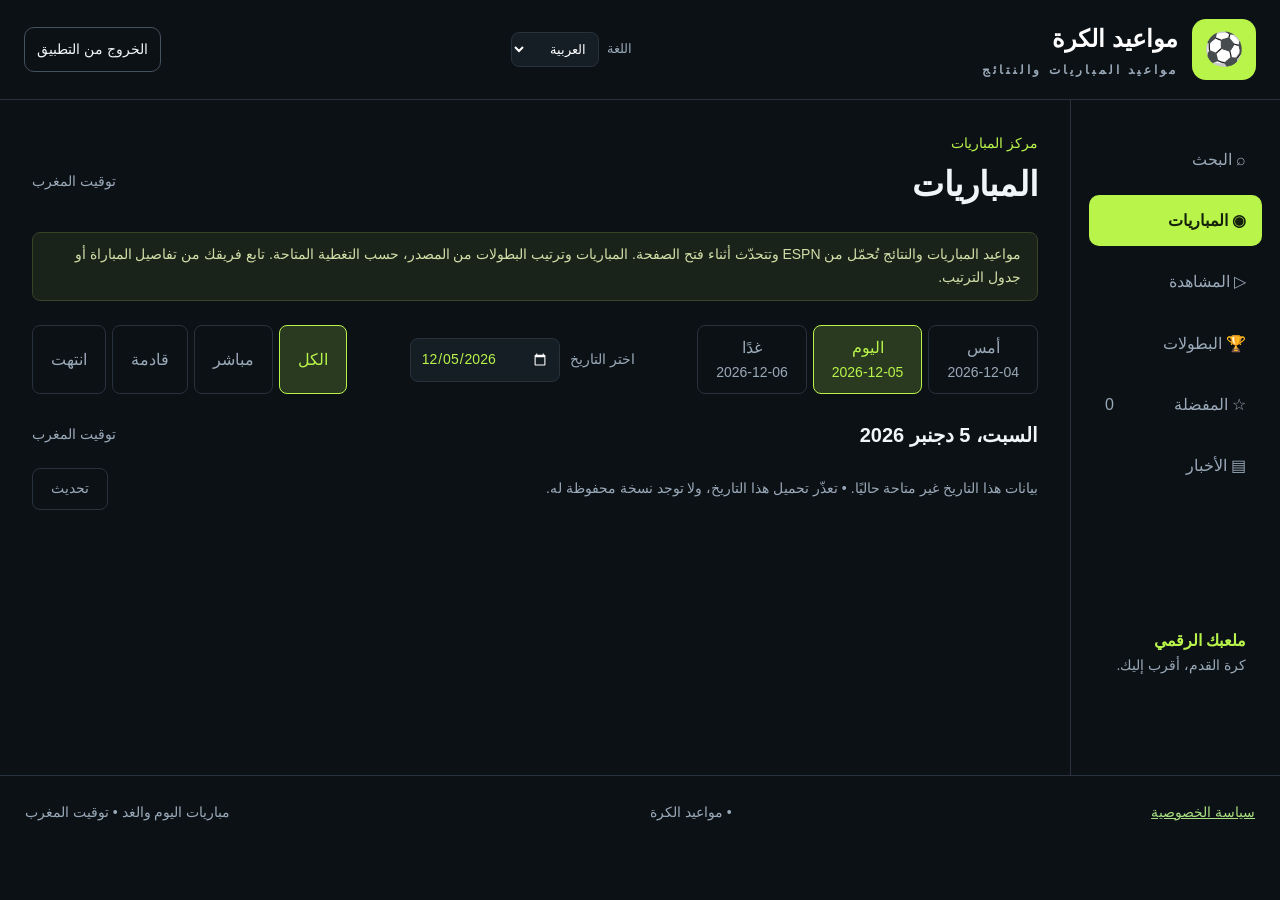
<file: index.html>
<!DOCTYPE html><html lang="ar" dir="rtl"><head><meta charset="UTF-8"><meta name="viewport" content="width=device-width,initial-scale=1,viewport-fit=cover"><title>مواعيد الكرة | المباريات والبطولات</title><meta name="description" content="تابع المباريات واستكشف البطولات واحفظ مفضلاتك في منصة مواعيد الكرة."><meta name="theme-color" content="#0c1116"><meta name="mobile-web-app-capable" content="yes"><meta name="apple-mobile-web-app-capable" content="yes"><meta name="apple-mobile-web-app-title" content="مواعيد الكرة"><meta name="apple-mobile-web-app-status-bar-style" content="black-translucent"><link rel="icon" href="icon.png"><link rel="stylesheet" href="style.css"><meta name="theme-color" content="#0c1116"><meta name="mobile-web-app-capable" content="yes"></head><body><header><a href="#" class="brand"><span>⚽</span><div>مواعيد الكرة<small>مواعيد المباريات والنتائج</small></div></a><label class="language-picker" for="language-select"><span>اللغة</span><select id="language-select" data-native-language-labels aria-label="اللغة"><option value="ar">العربية</option><option value="en">English</option><option value="fr">Français</option></select></label><a id="exit-app" class="exit-app" href="https://appassets.androidplatform.net/actions/exit?lang=ar">الخروج من التطبيق</a></header><div class="layout"><aside><nav><button data-view="search">⌕ البحث</button><button data-view="matches" class="active">◉ المباريات</button><button data-view="watch">▷ المشاهدة</button><button data-view="leagues">🏆 البطولات</button><button data-view="favorites">☆ المفضلة <span id="count">0</span></button><button data-view="news">▤ الأخبار</button></nav><div class="aside-note">ملعبك الرقمي<div>كرة القدم، أقرب إليك.</div></div></aside><main><div class="heading"><div><p class="eyebrow">مركز المباريات</p><h1 id="title">المباريات</h1></div><span class="zone">توقيت المغرب</span></div><div class="notice">مواعيد المباريات والنتائج تُحمّل من ESPN وتتحدّث أثناء فتح الصفحة. المباريات وترتيب البطولات من المصدر، حسب التغطية المتاحة. تابع فريقك من تفاصيل المباراة أو جدول الترتيب.</div><section id="content"></section></main></div><dialog id="detail"><button id="close" class="close" aria-label="إغلاق">×</button><div id="detail-body"></div></dialog><footer><a class="privacy-link" href="privacy.html">سياسة الخصوصية</a> • مواعيد الكرة <span>مباريات اليوم والغد • توقيت المغرب</span></footer><script src="app.js"></script></body></html>
</file>
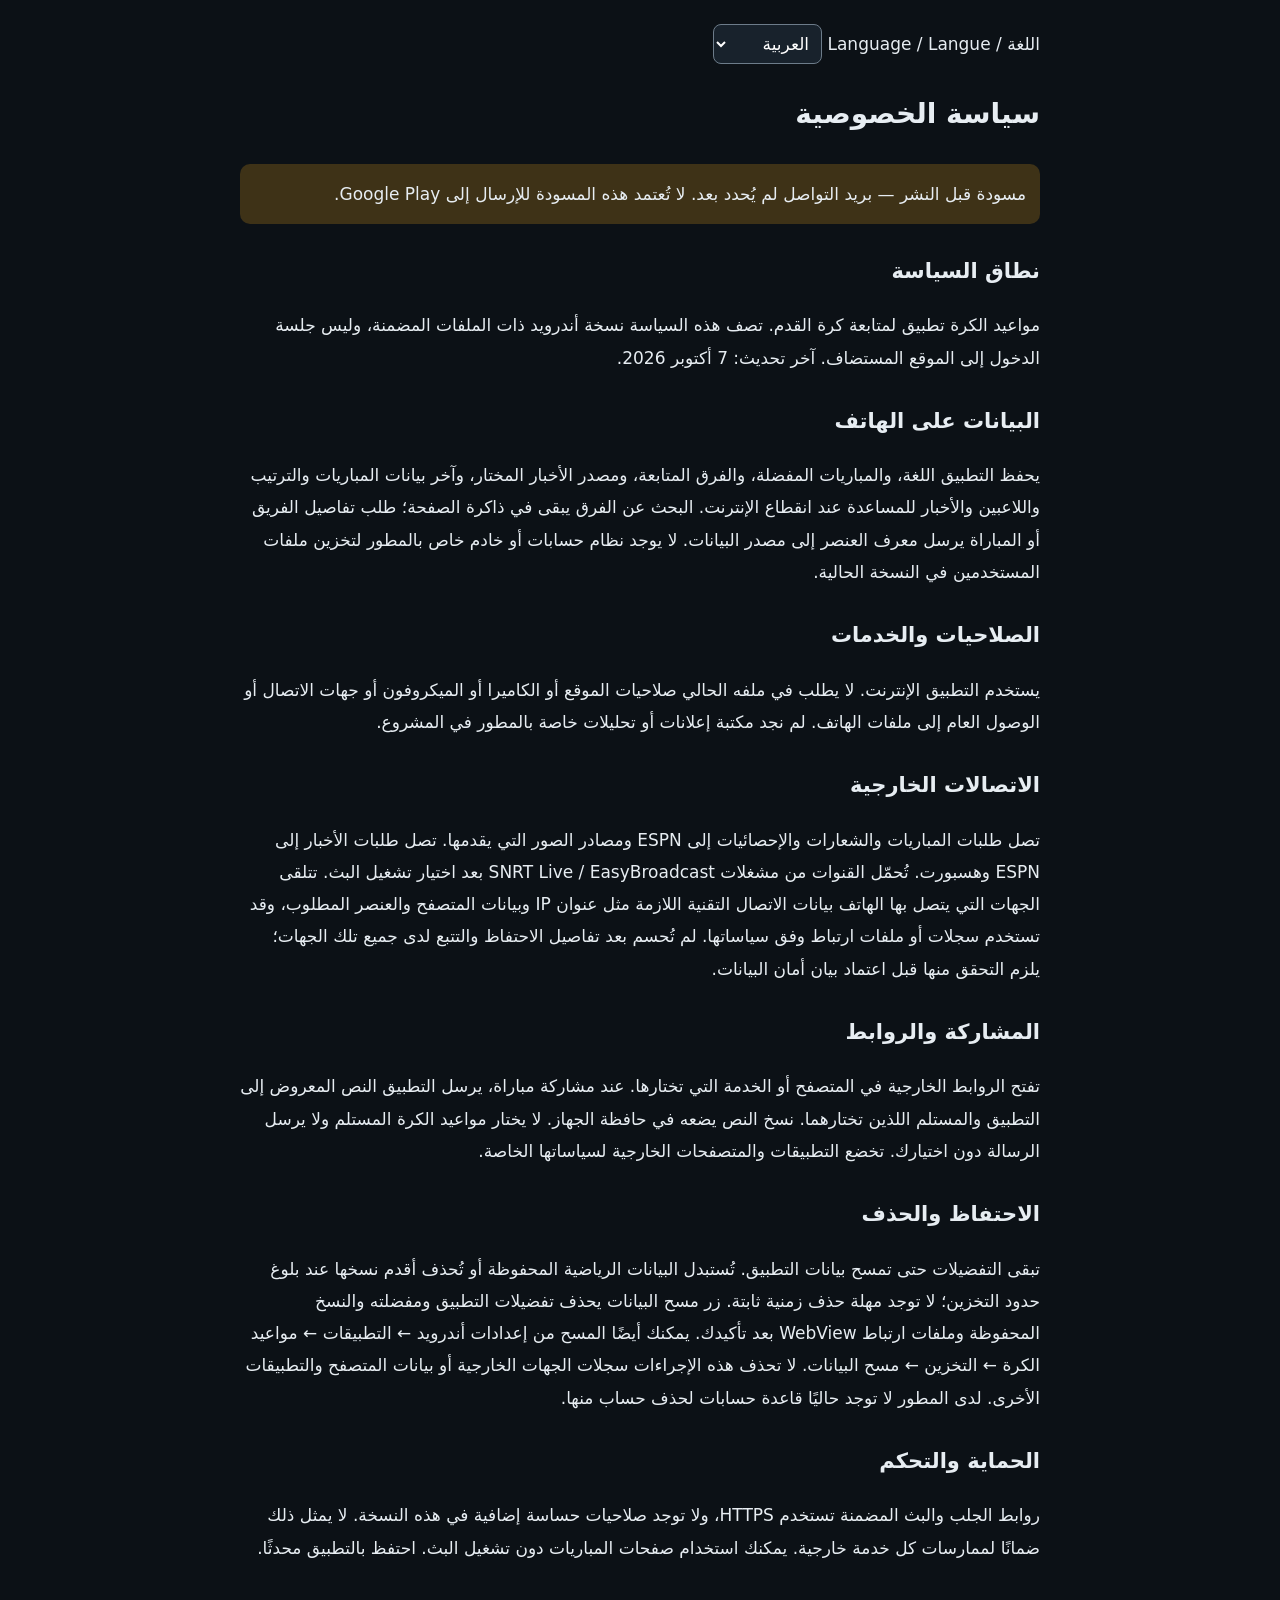
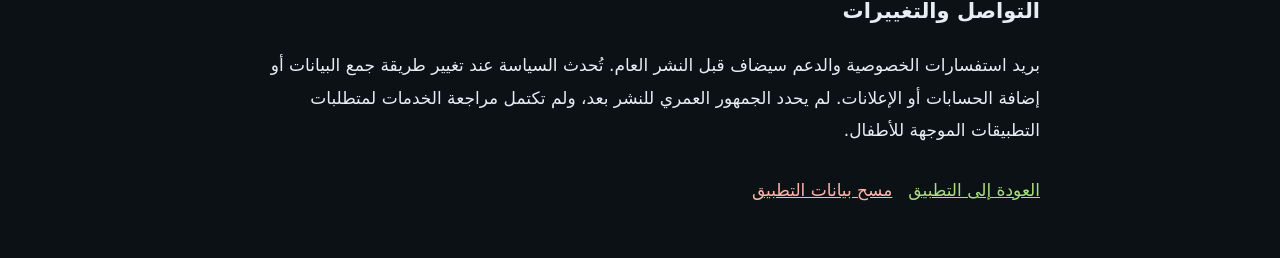
<file: privacy.html>
<!doctype html><html lang="ar" dir="rtl"><head><meta charset="utf-8"><meta name="viewport" content="width=device-width,initial-scale=1"><title>Football Fixtures — Privacy</title><style>body{background:#0c1116;color:#e7edf2;font:17px/1.9 system-ui;margin:0;padding:24px}main{max-width:800px;margin:auto}h1{font-size:28px}h2{font-size:21px;margin-top:28px}select{font:inherit;padding:8px;background:#18222c;color:white;border:1px solid #6d7c8a;border-radius:8px}.draft{padding:14px;background:#3e3217;border-radius:10px}.actions{display:flex;gap:16px;flex-wrap:wrap;margin:28px 0}a{color:#a8de80}a:focus-visible,select:focus-visible{outline:2px solid #a8de80;outline-offset:4px}.danger{color:#ffb6a8}[hidden]{display:none!important}</style></head><body><main><label for="privacy-lang">اللغة / Language / Langue</label> <select id="privacy-lang"><option value="ar">العربية</option><option value="en">English</option><option value="fr">Français</option></select><section id="policy-ar" lang="ar" dir="rtl" ><h1>سياسة الخصوصية</h1><p class="draft">مسودة قبل النشر — بريد التواصل لم يُحدد بعد. لا تُعتمد هذه المسودة للإرسال إلى Google Play.</p><h2>نطاق السياسة</h2><p>مواعيد الكرة تطبيق لمتابعة كرة القدم. تصف هذه السياسة نسخة أندرويد ذات الملفات المضمنة، وليس جلسة الدخول إلى الموقع المستضاف. آخر تحديث: 7 أكتوبر 2026.</p><h2>البيانات على الهاتف</h2><p>يحفظ التطبيق اللغة، والمباريات المفضلة، والفرق المتابعة، ومصدر الأخبار المختار، وآخر بيانات المباريات والترتيب واللاعبين والأخبار للمساعدة عند انقطاع الإنترنت. البحث عن الفرق يبقى في ذاكرة الصفحة؛ طلب تفاصيل الفريق أو المباراة يرسل معرف العنصر إلى مصدر البيانات. لا يوجد نظام حسابات أو خادم خاص بالمطور لتخزين ملفات المستخدمين في النسخة الحالية.</p><h2>الصلاحيات والخدمات</h2><p>يستخدم التطبيق الإنترنت. لا يطلب في ملفه الحالي صلاحيات الموقع أو الكاميرا أو الميكروفون أو جهات الاتصال أو الوصول العام إلى ملفات الهاتف. لم نجد مكتبة إعلانات أو تحليلات خاصة بالمطور في المشروع.</p><h2>الاتصالات الخارجية</h2><p>تصل طلبات المباريات والشعارات والإحصائيات إلى ESPN ومصادر الصور التي يقدمها. تصل طلبات الأخبار إلى ESPN وهسبورت. تُحمّل القنوات من مشغلات SNRT Live / EasyBroadcast بعد اختيار تشغيل البث. تتلقى الجهات التي يتصل بها الهاتف بيانات الاتصال التقنية اللازمة مثل عنوان IP وبيانات المتصفح والعنصر المطلوب، وقد تستخدم سجلات أو ملفات ارتباط وفق سياساتها. لم تُحسم بعد تفاصيل الاحتفاظ والتتبع لدى جميع تلك الجهات؛ يلزم التحقق منها قبل اعتماد بيان أمان البيانات.</p><h2>المشاركة والروابط</h2><p>تفتح الروابط الخارجية في المتصفح أو الخدمة التي تختارها. عند مشاركة مباراة، يرسل التطبيق النص المعروض إلى التطبيق والمستلم اللذين تختارهما. نسخ النص يضعه في حافظة الجهاز. لا يختار مواعيد الكرة المستلم ولا يرسل الرسالة دون اختيارك. تخضع التطبيقات والمتصفحات الخارجية لسياساتها الخاصة.</p><h2>الاحتفاظ والحذف</h2><p>تبقى التفضيلات حتى تمسح بيانات التطبيق. تُستبدل البيانات الرياضية المحفوظة أو تُحذف أقدم نسخها عند بلوغ حدود التخزين؛ لا توجد مهلة حذف زمنية ثابتة. زر مسح البيانات يحذف تفضيلات التطبيق ومفضلته والنسخ المحفوظة وملفات ارتباط WebView بعد تأكيدك. يمكنك أيضًا المسح من إعدادات أندرويد ← التطبيقات ← مواعيد الكرة ← التخزين ← مسح البيانات. لا تحذف هذه الإجراءات سجلات الجهات الخارجية أو بيانات المتصفح والتطبيقات الأخرى. لدى المطور لا توجد حاليًا قاعدة حسابات لحذف حساب منها.</p><h2>الحماية والتحكم</h2><p>روابط الجلب والبث المضمنة تستخدم HTTPS، ولا توجد صلاحيات حساسة إضافية في هذه النسخة. لا يمثل ذلك ضمانًا لممارسات كل خدمة خارجية. يمكنك استخدام صفحات المباريات دون تشغيل البث. احتفظ بالتطبيق محدثًا.</p><h2>التواصل والتغييرات</h2><p>بريد استفسارات الخصوصية والدعم سيضاف قبل النشر العام. تُحدث السياسة عند تغيير طريقة جمع البيانات أو إضافة الحسابات أو الإعلانات. لم يحدد الجمهور العمري للنشر بعد، ولم تكتمل مراجعة الخدمات لمتطلبات التطبيقات الموجهة للأطفال.</p><div class="actions"><a href="index.html">العودة إلى التطبيق</a><a class="danger" href="https://appassets.androidplatform.net/actions/reset?lang=ar">مسح بيانات التطبيق</a></div></section><section id="policy-en" lang="en" dir="ltr" hidden><h1>Privacy policy</h1><p class="draft">Pre-publication draft — contact email is pending. Do not submit this draft to Google Play.</p><h2>Scope</h2><p>Football Fixtures is a football app. This policy covers the bundled Android app, not sign-in to the hosted website. Updated 7 October 2026.</p><h2>On-device data</h2><p>Language, favorite matches, followed teams, news source and cached football/news data are stored on the phone. Search text stays in page memory; requests for team or match details send the selected item identifier to the data source. The current app has no user accounts or developer-operated user database.</p><h2>Permissions</h2><p>The app uses Internet access. Its manifest requests no location, camera, microphone, contacts or broad file access. No developer advertising or analytics library was found in this project.</p><h2>External services</h2><p>ESPN supplies fixtures, statistics and image URLs. ESPN and Hesport supply news. SNRT Live / EasyBroadcast players load when you choose to play a stream. Contacted services receive connection information such as IP address, browser information and requested content, and may use logs or cookies under their policies. Provider retention and tracking are not yet fully verified; the Data safety declaration must remain a draft until reviewed.</p><h2>Sharing and links</h2><p>External links open in your browser or selected service. Sharing sends the previewed match text to the app and recipient you choose; copying puts it on the clipboard. Football Fixtures does not choose recipients or send messages without your selection. External apps follow their own policies.</p><h2>Retention and deletion</h2><p>Preferences remain until cleared. Cached sports data is replaced or evicted when storage limits are reached, with no fixed expiry period. Clear app data removes preferences, favorites, cached data and WebView cookies after confirmation. Android Settings → Apps → Football Fixtures → Storage → Clear data is another option. This does not delete third-party server logs or data in other browsers/apps. There is no developer account database to delete from.</p><h2>Protection and choices</h2><p>Bundled data and stream URLs use HTTPS. This does not guarantee every provider’s practices. You can view fixtures without playing streams. Keep the app updated.</p><h2>Contact and updates</h2><p>A privacy/support email will be added before public release. This policy must be updated if accounts, ads or data practices change. The store age audience and review of child-directed service requirements are pending.</p><div class="actions"><a href="index.html">Back to app</a><a class="danger" href="https://appassets.androidplatform.net/actions/reset?lang=en">Clear app data</a></div></section><section id="policy-fr" lang="fr" dir="ltr" hidden><h1>Politique de confidentialité</h1><p class="draft">Brouillon avant publication — adresse de contact à définir. Ne pas envoyer ce brouillon à Google Play.</p><h2>Périmètre</h2><p>Football Fixtures est une application de football. Cette politique concerne l’application Android avec fichiers intégrés, pas la connexion au site hébergé. Mise à jour : 7 octobre 2026.</p><h2>Données sur le téléphone</h2><p>La langue, les matchs favoris, les équipes suivies, la source des actualités et les données sportives conservées sont enregistrés sur le téléphone. Le texte recherché reste en mémoire ; demander une équipe ou un match envoie son identifiant à la source. Cette version ne possède ni comptes utilisateurs ni base de données utilisateurs exploitée par le développeur.</p><h2>Autorisations</h2><p>L’application utilise Internet. Son manifeste ne demande pas la localisation, la caméra, le microphone, les contacts ou un accès général aux fichiers. Aucune bibliothèque publicitaire ou analytique du développeur n’a été trouvée.</p><h2>Services externes</h2><p>ESPN fournit les matchs, statistiques et adresses des images. ESPN et Hesport fournissent les actualités. Les lecteurs SNRT Live / EasyBroadcast sont chargés après votre choix de lancer le direct. Les services contactés reçoivent des informations techniques comme l’adresse IP, les informations du navigateur et le contenu demandé ; ils peuvent utiliser des journaux ou cookies selon leurs politiques. Leur conservation et suivi restent à vérifier avant de finaliser la déclaration de sécurité des données.</p><h2>Partage et liens</h2><p>Les liens externes ouvrent le navigateur ou service choisi. Le partage transmet le texte prévisualisé à l’application et au destinataire choisis ; la copie le place dans le presse-papiers. Football Fixtures ne choisit pas le destinataire et n’envoie pas sans votre choix. Les services externes suivent leurs propres politiques.</p><h2>Conservation et suppression</h2><p>Les préférences restent jusqu’à leur effacement. Les données conservées sont remplacées ou supprimées à la limite de stockage, sans délai fixe. Effacer les données supprime les préférences, favoris, données conservées et cookies WebView après confirmation. Vous pouvez aussi utiliser Paramètres Android → Applications → Football Fixtures → Stockage → Effacer les données. Cela ne supprime pas les journaux des services externes ou les données d’autres applications et navigateurs. Il n’existe pas de base de comptes chez le développeur.</p><h2>Protection et choix</h2><p>Les adresses intégrées de données et directs utilisent HTTPS. Cela ne garantit pas les pratiques de chaque service. Vous pouvez consulter les matchs sans lancer les directs. Gardez l’application à jour.</p><h2>Contact et changements</h2><p>Une adresse de contact sera ajoutée avant publication publique. La politique doit évoluer si les comptes, publicités ou pratiques changent. Le public d’âge et la vérification des exigences pour les enfants restent à définir.</p><div class="actions"><a href="index.html">Retour à l’application</a><a class="danger" href="https://appassets.androidplatform.net/actions/reset?lang=fr">Effacer les données</a></div></section></main><script>const choice=document.querySelector('#privacy-lang');function show(lang){if(!['ar','en','fr'].includes(lang))lang='ar';choice.value=lang;document.documentElement.lang=lang;document.documentElement.dir=lang==='ar'?'rtl':'ltr';document.querySelectorAll('section').forEach(s=>s.hidden=s.id!=='policy-'+lang)}choice.onchange=()=>show(choice.value);try{show(localStorage.getItem('cm-language')||'ar')}catch{show('ar')}</script></body></html>
</file>
<file: style.css>
:root{color-scheme:dark;--bg:#0c1116;--panel:#151d25;--line:#28323c;--muted:#9aa9b8;--lime:#b9f44b}*{box-sizing:border-box}body{margin:0;background:var(--bg);color:#f2f5f7;font-family:Tahoma,Arial,sans-serif;font-size:16px;line-height:1.7}button,a{-webkit-tap-highlight-color:transparent}button{font:inherit;cursor:pointer;color:inherit;background:none;border:0}button:focus-visible,a:focus-visible{outline:2px solid var(--lime);outline-offset:4px}header{height:100px;border-bottom:1px solid var(--line);display:flex;align-items:center;justify-content:space-between;padding:0 max(24px,calc((100vw - 1300px)/2))}.brand{display:flex;align-items:center;gap:14px;color:white;text-decoration:none;font-size:24px;font-weight:bold}.brand>span{font-size:32px;background:var(--lime);border-radius:14px;padding:3px 12px}.brand small{display:block;font-size:12px;letter-spacing:3px;color:var(--muted);direction:ltr}.edition{border:1px solid var(--line);padding:5px 14px;border-radius:30px;font-size:14px}.layout{display:grid;grid-template-columns:210px 1fr;max-width:1300px;margin:auto;min-height:75vh}aside{padding:34px 18px;border-left:1px solid var(--line)}nav{display:grid;gap:10px}nav button{text-align:right;padding:12px 16px;border-radius:10px;color:var(--muted)}nav button.active{background:var(--lime);color:#15200b;font-weight:bold}#count{float:left}.aside-note{margin-top:120px;color:var(--lime);padding:16px;font-weight:bold}.aside-note div{color:var(--muted);font-size:14px;font-weight:normal}main{min-width:0;padding:32px}.heading{display:flex;align-items:center;justify-content:space-between}h1{font-size:34px;margin:0 0 18px}h2{font-size:20px;margin:0}.eyebrow{color:var(--lime);font-size:14px;margin:0}.zone{color:var(--muted);font-size:14px}.notice{background:#192319;border:1px solid #354327;color:#d0dfa8;font-size:14px;padding:10px 16px;border-radius:8px;margin-bottom:24px}.toolbar{display:flex;justify-content:space-between;gap:12px;flex-wrap:wrap;margin-bottom:24px}.days,.filters{display:flex;gap:6px;flex-wrap:wrap}.pill{padding:8px 18px;border:1px solid var(--line);border-radius:8px;color:var(--muted)}.pill.selected{background:#293a20;border-color:var(--lime);color:var(--lime)}.league-header{display:flex;gap:10px;align-items:center;margin:24px 0 12px}.league-header small{color:var(--muted);font-size:13px}.match{display:flex;align-items:center;background:var(--panel);border:1px solid var(--line);border-radius:12px;margin:8px 0;transition:border-color .2s}.match:hover{border-color:#596e42}.match-open{flex:1;min-width:0;padding:22px 16px;display:grid;grid-template-columns:1fr 115px 1fr;align-items:center;gap:10px}.team{display:flex;align-items:center;justify-content:center;gap:12px;font-weight:bold}.badge{height:40px;width:40px;flex-shrink:0;display:grid;place-items:center;border-radius:50%;background:#243341;color:#c8d7e4;font-size:14px}.score{text-align:center;font-size:24px;font-weight:bold;direction:ltr}.score small{display:block;font-size:12px;font-weight:normal;color:var(--muted);direction:rtl}.star{font-size:26px;color:var(--muted);padding:12px 18px}.star.saved{color:var(--lime)}.live{color:var(--lime)!important}.grid{display:grid;grid-template-columns:repeat(2,1fr);gap:16px}.league-card{background:var(--panel);border:1px solid var(--line);border-radius:12px;padding:26px;text-align:right}.league-card>span{display:block;font-size:30px;margin-bottom:12px}.league-card small{color:var(--muted)}table{width:100%;border-collapse:collapse;background:var(--panel);margin-top:20px}th,td{padding:14px 12px;text-align:right;border-bottom:1px solid var(--line)}th{color:var(--muted);font-size:14px}.empty{padding:50px 24px;text-align:center;background:var(--panel);border-radius:14px;color:var(--muted)}.empty strong{display:block;color:white;font-size:22px;margin-bottom:10px}dialog{width:min(650px,92vw);border:1px solid var(--line);border-radius:20px;background:var(--panel);color:white;padding:32px}dialog::backdrop{background:#000b;backdrop-filter:blur(4px)}.close{float:left;font-size:28px;width:44px;height:44px}.detail-score{font-size:40px;text-align:center;padding:22px}.detail-teams{text-align:center;font-size:22px;font-weight:bold}.stats{margin-top:20px}.stat{display:flex;justify-content:space-between;border-bottom:1px solid var(--line);padding:12px}.detail-note{color:var(--muted);font-size:14px}.back{color:var(--lime);margin-bottom:12px}footer{max-width:1300px;margin:auto;padding:25px;border-top:1px solid var(--line);color:var(--muted);font-size:14px;display:flex;justify-content:space-between}@media(max-width:700px){header{height:82px;padding:0 16px}.brand{font-size:20px}.brand small{font-size:10px}.edition{font-size:12px;padding:4px 8px}.layout{display:block}aside{padding:12px;border-left:0;border-bottom:1px solid var(--line)}nav{display:flex;gap:4px}nav button{flex:1;text-align:center;padding:10px 4px;font-size:14px}#count{float:none}.aside-note{display:none}main{padding:22px 14px}h1{font-size:28px}.match-open{grid-template-columns:1fr 75px 1fr;padding:18px 5px;gap:2px}.team{flex-direction:column;gap:6px;font-size:14px}.star{padding:10px}.score{font-size:22px}.grid{grid-template-columns:1fr}.zone{font-size:12px}th,td{padding:12px 8px;font-size:14px}footer{gap:12px;flex-wrap:wrap}}

.watch-intro{margin-bottom:24px}.watch-intro h2{font-size:26px;margin:8px 0}.watch-intro p{color:var(--muted);max-width:680px}.watch-card{padding:26px;background:var(--panel);border:1px solid var(--line);border-radius:16px;display:flex;flex-direction:column;align-items:flex-start}.provider{width:100%;border-bottom:1px solid var(--line);padding:0 0 20px;margin-bottom:20px;font-size:34px;font-weight:bold}.provider small{font-size:12px;display:block;letter-spacing:2px;color:var(--muted)}.snrt{color:#ffb758}.tod{color:#bc9aff;direction:ltr;text-align:right}.provider-tag{font-size:13px;padding:3px 10px;border:1px solid var(--line);border-radius:20px;margin-bottom:12px;color:var(--muted)}.watch-card p{color:var(--muted);flex:1}.watch-link{display:inline-block;text-decoration:none;background:var(--lime);color:#15200b;border-radius:8px;padding:12px 20px;font-weight:bold;min-height:48px}.secondary-link{color:#d9e5f0;margin-top:14px;font-size:14px;text-underline-offset:5px}.watch-help{margin-top:24px;border:1px solid var(--line);border-radius:12px;padding:24px}.watch-help p,.watch-help small{color:var(--muted)}.watch-help ol{padding-inline-start:24px}.match-watch{border-top:1px solid var(--line);margin-top:24px;padding-top:20px}.match-watch p{font-size:14px;color:var(--muted)}@media(max-width:700px){nav{flex-wrap:wrap}nav button{flex:1 1 28%}.watch-card{padding:22px}.watch-intro h2{font-size:23px}}

.player-section{background:#080c10;border:1px solid var(--line);border-radius:14px;overflow:hidden;margin-bottom:26px}.player-heading{display:flex;justify-content:space-between;align-items:center;padding:16px 20px;gap:14px}.player-heading span{color:var(--muted);font-size:14px}.player-area{aspect-ratio:16/9;background:#000;position:relative}.player-area iframe{display:block;width:100%;height:100%;border:0}.player-start{height:100%;display:flex;flex-direction:column;justify-content:center;align-items:center;padding:20px;text-align:center;max-width:600px;margin:auto}.player-start strong{font-size:24px}.player-start p{color:var(--muted);font-size:14px}.player-fallback{padding:16px 20px;display:flex;gap:10px;flex-wrap:wrap;font-size:14px;color:var(--muted)}.player-fallback a{color:var(--lime);text-underline-offset:4px}.player-stop{margin:0 20px 16px;color:var(--muted);border:1px solid var(--line);border-radius:6px;padding:8px 16px}@media(max-width:700px){.player-area{min-height:240px}.player-start strong{font-size:20px}.player-heading h2{font-size:16px}}

.directory-heading{display:flex;align-items:center;justify-content:space-between;flex-wrap:wrap;gap:12px}.directory-heading span,#provider-results{font-size:14px;color:var(--muted)}.directory-controls{display:flex;gap:14px;margin:18px 0;flex-wrap:wrap}.directory-controls label{flex:1;min-width:200px;font-size:14px;color:var(--muted)}.directory-controls input,.directory-controls select{display:block;width:100%;font:inherit;color:white;background:var(--panel);border:1px solid var(--line);border-radius:8px;padding:12px;margin-top:7px;min-height:46px}.directory-brand{font-size:23px;line-height:1.7;color:#def1c5}.unavailable{color:var(--muted);font-size:14px;padding:10px 0}.provider-item .watch-link{font-size:14px}.directory-controls input:focus,.directory-controls select:focus{outline:2px solid var(--lime)}

.days .pill small{display:block;font-size:14px;direction:ltr}.schedule-heading{display:flex;justify-content:space-between;gap:12px;flex-wrap:wrap;align-items:center}.schedule-heading span,.schedule-status{color:var(--muted);font-size:14px}.schedule-status{margin:16px 0;display:flex;align-items:center;justify-content:space-between;gap:12px;flex-wrap:wrap}.score small{font-size:14px}.stat b{max-width:65%;overflow-wrap:anywhere}.team{overflow-wrap:anywhere}

[hidden]{display:none!important}.install-app{background:var(--lime);color:#112015;font-size:14px;font-weight:bold;padding:10px 16px;border-radius:10px;min-height:44px;flex-shrink:0}header{gap:12px;padding-top:env(safe-area-inset-top);height:calc(100px + env(safe-area-inset-top))}body{padding-bottom:env(safe-area-inset-bottom)}#install-help h2{padding-left:40px}#install-help ol{padding-inline-start:24px}#install-help li{margin-bottom:12px}@media(max-width:700px){header{height:calc(82px + env(safe-area-inset-top))}.install-app{padding:10px;font-size:14px}.brand{font-size:18px}.brand>span{font-size:26px;padding:3px 8px}.brand small{font-size:10px;letter-spacing:1px}.brand{gap:8px}}@media(display-mode:standalone){.install-app{display:none}}

.install-button{font-size:14px;background:var(--lime);color:#15200b;border-radius:9px;padding:10px 14px;font-weight:bold;min-height:44px}.install-button[hidden]{display:none}

.standings-scroll{overflow-x:auto;margin:16px 0}.standings-scroll table{min-width:650px}.standings-scroll td,.standings-scroll th{white-space:nowrap;padding:10px}.standings-scroll td:nth-child(2){text-align:start}

.team-badge{display:inline-flex;align-items:center;justify-content:center;width:36px;height:36px;min-width:36px;background:#22313d;border-radius:50%;overflow:hidden;font-size:12px}.team-badge img{width:30px;height:30px;object-fit:contain}.team-badge.has-logo .initials{display:none}.team-badge img[hidden]{display:none}.team-profile-link{text-align:start;padding:0}.team-profile-link .team{justify-content:start}.follow-button{padding:6px 10px;border:1px solid var(--line);border-radius:8px;margin:5px;font-size:13px;color:var(--muted)}.follow-button.following{color:var(--lime);border-color:#647e36}.follow-actions,.morocco-links{display:flex;gap:8px;flex-wrap:wrap;justify-content:center}.followed-section,.morocco-hub{background:var(--panel);padding:18px;border:1px solid var(--line);border-radius:12px;margin:18px 0}.followed-section p,.morocco-hub p{color:var(--muted);font-size:14px}.followed-card{border:1px solid var(--line);border-radius:12px;padding:16px;display:flex;flex-direction:column;gap:10px;align-items:center}.team-match-date{margin:18px 0 4px;color:var(--lime);font-size:13px}.detail-teams{display:flex;gap:14px;justify-content:center;align-items:center}.detail-teams .team{font-size:16px}.standings-scroll .team{justify-content:start}.standings-scroll th:nth-child(2){min-width:250px}@media(max-width:600px){.detail-teams .team{flex-direction:column}.follow-button{font-size:12px}.team-badge{width:32px;height:32px;min-width:32px}.team-badge img{width:26px;height:26px}}

.search-panel>label{display:block;color:var(--lime);margin-bottom:10px}.search-panel>input{width:100%;padding:14px 16px;background:var(--panel);color:white;border:1px solid var(--line);border-radius:12px;font:inherit}.search-panel h2{margin:24px 0 12px}.match-extra{margin-top:22px;border-top:1px solid var(--line);padding-top:18px}.detail-section{margin:22px 0}.detail-section h2{margin-bottom:14px;color:var(--lime)}.stats-table{overflow-x:auto}.stats-table table{width:100%;min-width:280px;text-align:center}.stats-table td,.stats-table th{padding:10px;font-size:13px}.lineup-team{background:var(--panel);padding:14px;border:1px solid var(--line);border-radius:10px;margin:14px 0}.lineup-list{padding:0;list-style:none}.lineup-list li{display:flex;align-items:center;gap:10px;border-bottom:1px solid var(--line);padding:7px 0;font-size:13px}.lineup-list small{margin-inline-start:auto;color:var(--muted);font-size:11px}.jersey-number{min-width:28px;border-radius:6px;background:#273827;text-align:center;color:var(--lime);font-weight:bold}.match-timeline{list-style:none;padding:0}.match-timeline li{display:flex;gap:12px;border-bottom:1px solid var(--line);padding:12px 0;font-size:13px}.match-timeline p{margin:4px 0}.match-timeline small{color:var(--muted)}.event-minute{min-width:46px;color:var(--lime);font-weight:bold}.lineup-team summary{cursor:pointer;color:var(--lime)}

.calendar-control{display:flex;align-items:center;gap:10px;color:var(--muted);font-size:14px}.calendar-control input{font:inherit;color:var(--lime);background:var(--panel);border:1px solid var(--line);padding:8px 10px;border-radius:8px;min-width:150px}.cached-note{color:#ffd18a;background:#2c251c;padding:10px 14px;border:1px solid #685334;border-radius:8px;font-size:13px}.toolbar .filters{flex-wrap:wrap}

.language-picker{display:flex;align-items:center;gap:8px;font-size:13px;color:var(--muted)}.language-picker select{font:inherit;border:1px solid var(--line);color:white;background:var(--panel);padding:8px;border-radius:8px}nav button,.league-card,th,td,.tod{text-align:start}.score small{direction:inherit}[dir="ltr"] aside{border-left:0;border-right:1px solid var(--line)}[dir="ltr"] #count{float:right}[dir="ltr"] .close{float:right}@media(max-width:760px){header{padding:0 16px;gap:12px}.brand{font-size:19px}.brand small{font-size:9px;letter-spacing:1px}.brand>span{font-size:25px;padding:3px 7px}.language-picker{flex-direction:column;gap:2px}.language-picker select{padding:5px}.language-picker>span{font-size:11px}[dir="ltr"] aside{border-right:0}nav{overflow-x:auto}nav button{flex-shrink:0;font-size:12px;padding:10px 8px}.notice{font-size:12px}}

.profile-tabs{display:flex;gap:10px;flex-wrap:wrap;margin:18px 0}.player-table-scroll{overflow-x:auto;margin:12px 0 24px}.player-table,.scorers-table{min-width:590px;width:100%}.player-table td,.scorers-table td{font-size:13px;white-space:nowrap}.player-table td:nth-child(2){display:flex;align-items:center;gap:10px}.player-name{display:inline-block}.goals-count{color:var(--lime);font-size:18px}.scorers-table .team{justify-content:start}.player-table-scroll .secondary-link{font-size:13px}

.free-channel-list{display:grid;grid-template-columns:repeat(2,minmax(0,1fr));gap:12px;margin:20px 0}.free-channel{padding:14px;border:1px solid var(--line);border-radius:12px;text-align:start;background:var(--panel)}.free-channel strong,.free-channel small{display:block}.free-channel small{font-size:12px;color:var(--muted)}.free-channel.selected{border-color:var(--lime)}.free-player-controls{display:flex;gap:10px;flex-wrap:wrap;margin:12px 0}.free-watch-context{padding:16px;border:1px solid #647e36;border-radius:12px;background:#192319;font-size:14px}.free-watch-context p{margin:6px 0}.other-services{margin-top:26px;border:1px solid var(--line);border-radius:12px;padding:16px}.other-services>summary{cursor:pointer;color:var(--lime);font-weight:bold}.player-area:fullscreen{width:100vw;height:100vh;max-width:none;background:#000}.player-area:fullscreen iframe{width:100%;height:100%}.match-watch .watch-link{margin:6px}@media(max-width:480px){.free-channel-list{gap:8px}.free-channel{padding:12px;font-size:13px}}

.news-toolbar{display:flex;flex-wrap:wrap;gap:12px;align-items:end;margin-bottom:16px}.news-toolbar label{display:grid;gap:8px}.news-toolbar select{background:#16232d;color:#eef4f8;border:1px solid #355064;padding:10px;border-radius:10px;max-width:100%}.news-list{display:grid;grid-template-columns:repeat(auto-fit,minmax(min(100%,310px),1fr));gap:16px}.news-card{padding:20px;border:1px solid #29414f;background:#14212b;border-radius:16px;display:flex;flex-direction:column;align-items:start}.news-card h2{font-size:20px;line-height:1.65;margin:16px 0;overflow-wrap:anywhere;width:100%}.news-card .watch-link{margin-top:auto;font-size:14px}.news-meta{display:flex;flex-wrap:wrap;gap:10px;justify-content:space-between;width:100%;font-size:12px;color:#b0c1cb}.news-meta span{color:#60e4b0}.news-toolbar button:disabled{opacity:.6;cursor:wait}

.match-sharing{margin:20px 0}.match-sharing label{display:block;margin:16px 0 8px}.match-sharing textarea{width:100%;box-sizing:border-box;resize:vertical;background:#0c161e;color:#eff5f8;padding:14px;border:1px solid #355064;border-radius:12px;font:inherit;line-height:1.7}.share-actions{display:flex;gap:10px;flex-wrap:wrap;align-items:center;margin-top:12px}

.head-to-head-row{border:1px solid #29414f;background:#14212b;padding:14px;border-radius:12px;margin:12px 0}.head-to-head-row:first-child{border-color:#377b64}.head-to-head-teams{display:grid;grid-template-columns:1fr auto 1fr;gap:12px;align-items:center;text-align:center;margin:14px 0;font-size:15px}.head-to-head-teams b{color:#61e4b1;white-space:nowrap;font-size:21px}.head-to-head-row .detail-note{overflow-wrap:anywhere}

.exit-app{color:inherit;text-decoration:none;border:1px solid #45515e;border-radius:10px;padding:10px 12px;font-size:14px;white-space:nowrap}.exit-app:hover{background:#26323e}.exit-app:focus-visible{outline:2px solid #8bd450;outline-offset:3px}header{flex-wrap:wrap;gap:10px}@media(max-width:480px){.exit-app{padding:8px;font-size:12px}}

.privacy-link{color:#a8de80;text-decoration:underline}.privacy-link:focus-visible{outline:2px solid #a8de80;outline-offset:3px}
</file>
